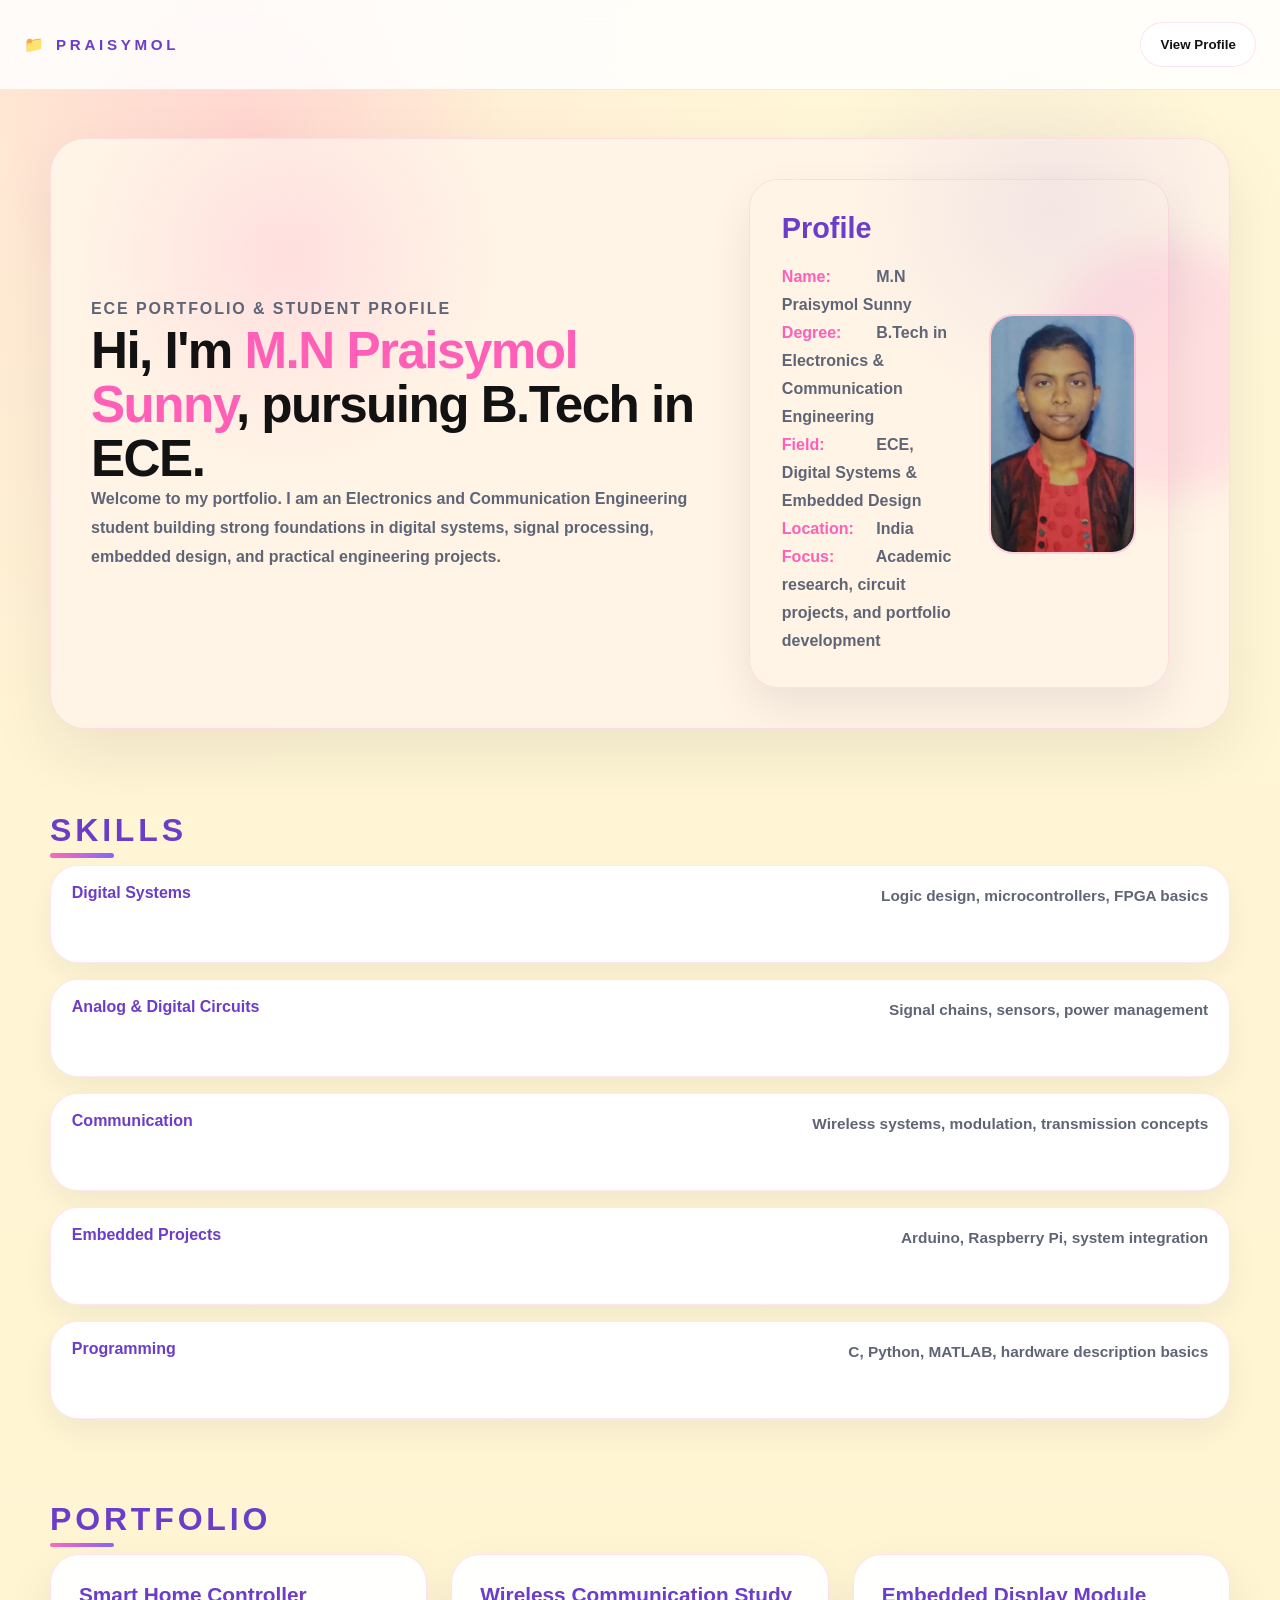
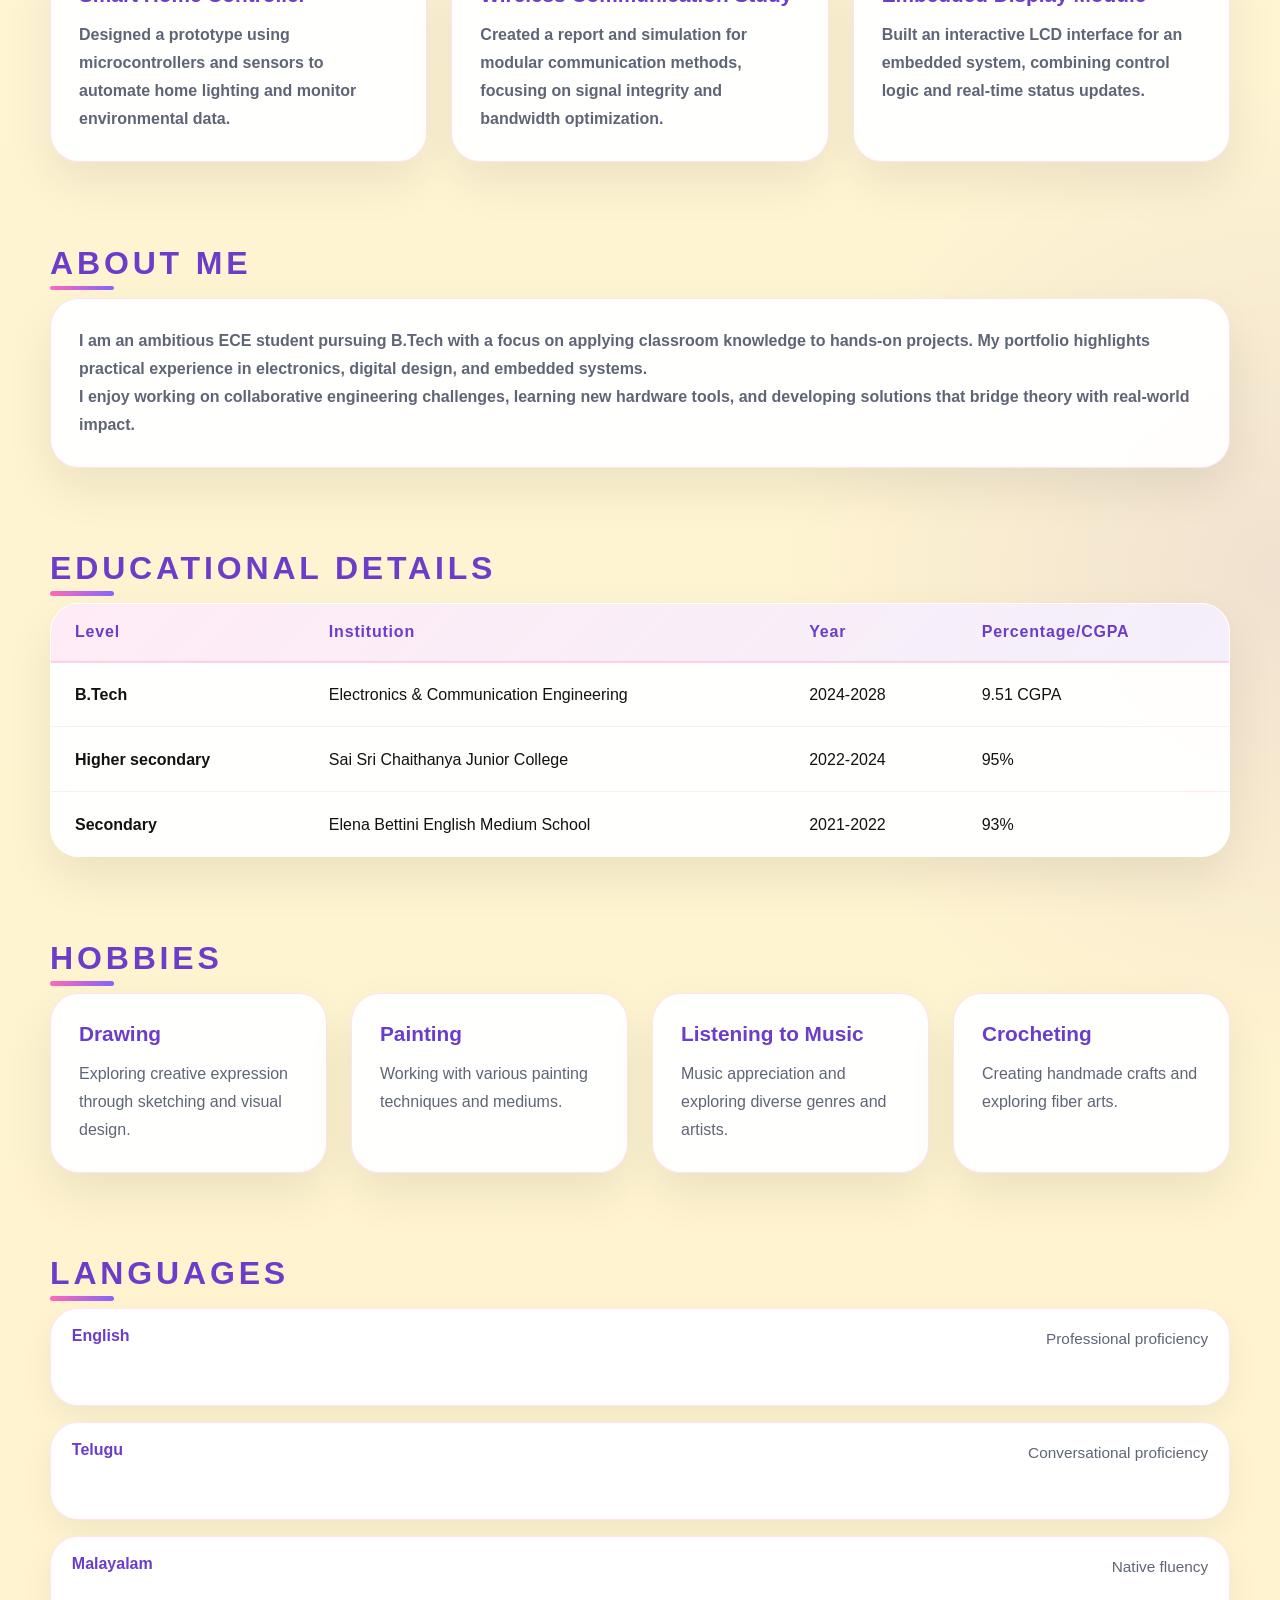
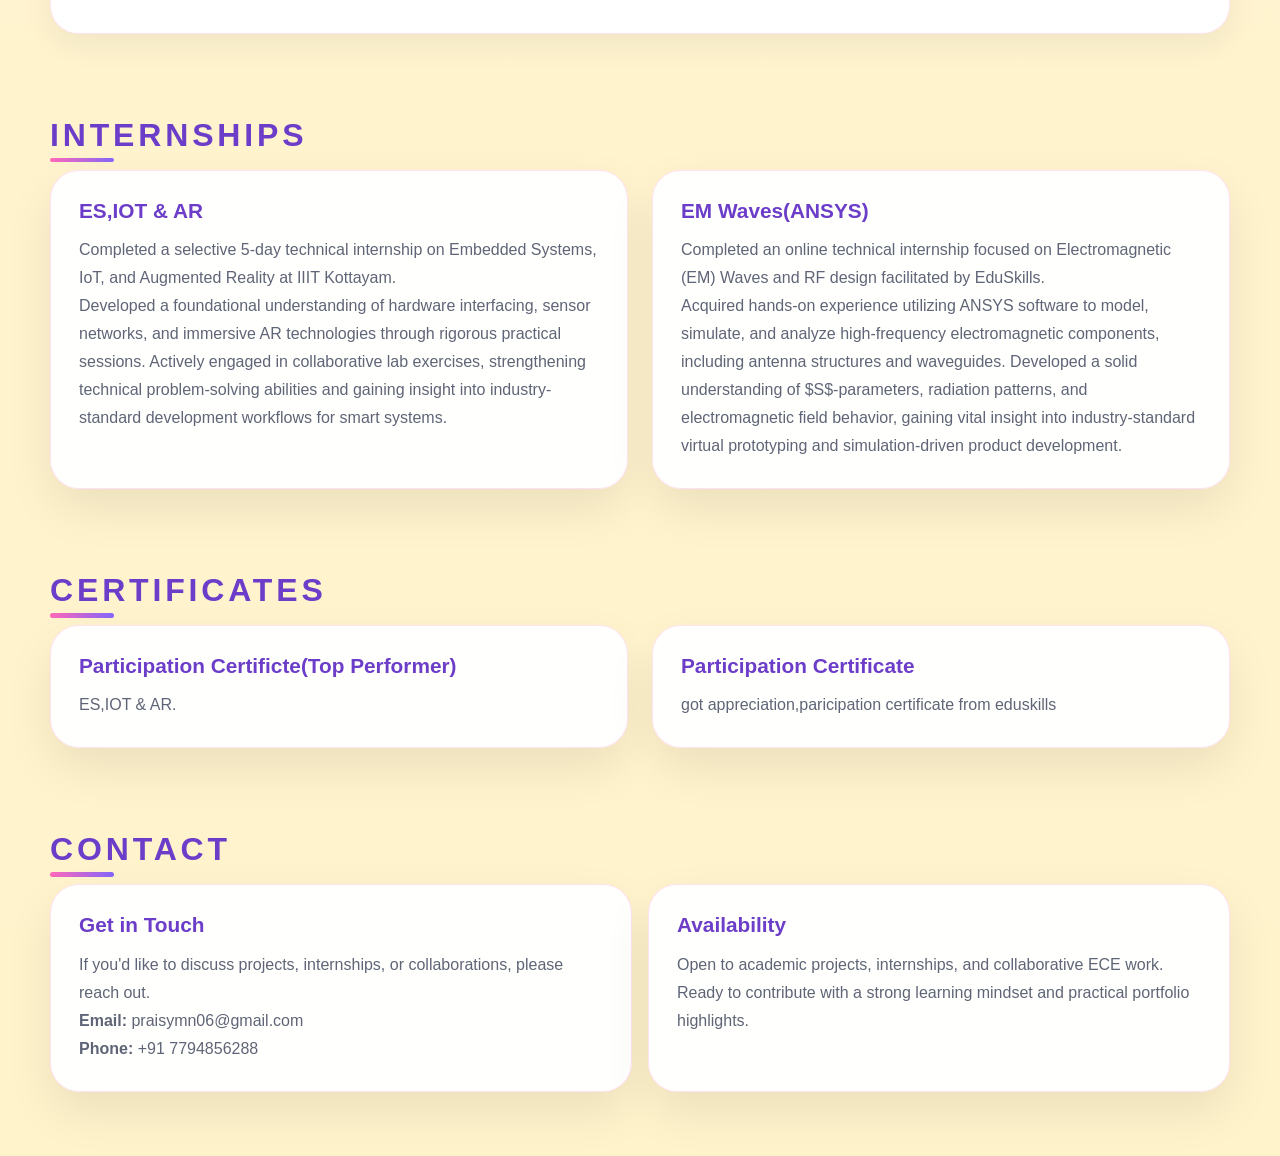
<file: index.html>
<!DOCTYPE html>
<html lang="en">
<head>
    <meta charset="UTF-8">
    <meta name="viewport" content="width=device-width, initial-scale=1.0">
    <title>M.N Praisymol Sunny | ECE </title>
    <style>
        :root {
            --bg: #fff7d8;
            --surface: #fff4e6;
            --text: #121212;
            --heading: #6c3dc8;
            --accent: #ff5fb7;
            --accent-soft: rgba(255, 95, 183, 0.14);
            --muted: #5f6576;
            --border: rgba(255, 95, 183, 0.18);
            --shadow: 0 24px 68px rgba(0, 0, 0, 0.08);
            --radius: 1.8rem;
        }

        * {
            box-sizing: border-box;
        }

        html {
            scroll-behavior: smooth;
        }

        body {
            margin: 0;
            min-height: 100vh;
            font-family: Inter, -apple-system, BlinkMacSystemFont, 'Segoe UI', sans-serif;
            background: radial-gradient(circle at top left, rgba(255, 95, 183, 0.12), transparent 18%),
                        radial-gradient(circle at right, rgba(108, 61, 200, 0.1), transparent 20%),
                        linear-gradient(180deg, var(--bg) 0%, #fff4d1 48%, #fff3cc 100%);
            color: var(--text);
        }

        body::before {
            content: '';
            position: fixed;
            inset: 0;
            background: radial-gradient(circle at 20% 15%, rgba(255, 95, 183, 0.14), transparent 20%),
                        radial-gradient(circle at 80% 25%, rgba(108, 61, 200, 0.08), transparent 18%);
            pointer-events: none;
            z-index: -1;
        }

        header {
            display: flex;
            justify-content: space-between;
            align-items: center;
            gap: 1rem;
            padding: 1.4rem 1.5rem;
            background: rgba(255, 255, 255, 0.85);
            backdrop-filter: blur(16px);
            position: sticky;
            top: 0;
            z-index: 10;
            border-bottom: 1px solid rgba(255, 95, 183, 0.18);
        }

        .brand {
            display: flex;
            align-items: center;
            gap: 0.75rem;
        }

        .brand strong {
            font-size: 0.95rem;
            letter-spacing: 0.24em;
            text-transform: uppercase;
            color: var(--heading);
        }

        .theme-button {
            border: 1px solid rgba(255, 95, 183, 0.18);
            background: rgba(255, 255, 255, 0.95);
            color: var(--text);
            padding: 0.85rem 1.2rem;
            border-radius: 999px;
            cursor: pointer;
            font-weight: 600;
            transition: transform 0.22s ease, box-shadow 0.22s ease, background 0.22s ease;
        }

        .theme-button:hover {
            transform: translateY(-1px);
            background: rgba(255, 255, 255, 1);
        }

        main {
            width: min(1180px, calc(100% - 2rem));
            margin: 0 auto;
            padding: 3rem 0 4rem;
        }

        .hero {
            display: grid;
            gap: 2rem;
            align-items: center;
            padding: 2.5rem;
            border-radius: 2.2rem;
            background: var(--surface);
            border: 1px solid rgba(255, 95, 183, 0.16);
            box-shadow: var(--shadow);
            position: relative;
            overflow: hidden;
        }

        .hero::before {
            content: '';
            position: absolute;
            inset: 0;
            background: radial-gradient(circle at 20% 20%, rgba(255, 95, 183, 0.14), transparent 20%),
                        radial-gradient(circle at 85% 12%, rgba(108, 61, 200, 0.08), transparent 18%);
            pointer-events: none;
        }

        .hero::after {
            content: '';
            position: absolute;
            right: -4rem;
            top: 18%;
            width: 250px;
            height: 250px;
            border-radius: 50%;
            background: rgba(255, 95, 183, 0.14);
            filter: blur(20px);
            pointer-events: none;
        }

        .hero-content,
        .profile-card,
        .card {
            position: relative;
            z-index: 1;
        }

        .hero-content {
            max-width: 700px;
        }

        .hero h1 {
            margin: 0;
            font-size: clamp(2.4rem, 4vw, 4.1rem);
            line-height: 1.05;
            letter-spacing: -0.03em;
        }

        .tagline {
            color: var(--heading);
            font-weight: 700;
            margin: 0 0 1rem;
            letter-spacing: 0.12em;
            text-transform: uppercase;
        }

        .hero p {
            margin: 0;
            color: var(--muted);
            max-width: 640px;
            line-height: 1.8;
            font-size: 1rem;
        }

        .buttons {
            display: flex;
            flex-wrap: wrap;
            gap: 1rem;
            margin-top: 1.75rem;
        }

        .button-primary,
        .button-secondary {
            border: none;
            border-radius: 999px;
            padding: 1rem 1.6rem;
            cursor: pointer;
            transition: transform 0.2s ease, background 0.2s ease, box-shadow 0.2s ease;
            text-decoration: none;
            display: inline-flex;
            align-items: center;
            justify-content: center;
            font-weight: 700;
        }

        .button-primary {
            background: linear-gradient(135deg, #ff6eb7, #7d5cff);
            color: #fff;
            box-shadow: 0 18px 34px rgba(255, 110, 183, 0.2);
        }

        .button-secondary {
            background: rgba(255, 95, 183, 0.12);
            border: 1px solid rgba(255, 95, 183, 0.18);
            color: var(--text);
        }

        .button-primary:hover,
        .button-secondary:hover {
            transform: translateY(-2px);
        }

        .profile-card {
            padding: 2rem;
            border-radius: var(--radius);
            border: 1px solid rgba(255, 95, 183, 0.16);
            display: grid;
            gap: 1.15rem;
            max-width: 420px;
            justify-self: center;
            box-shadow: 0 20px 45px rgba(0, 0, 0, 0.08);
            color: var(--text);
        }

        .profile-card h2 {
            margin: 0;
            font-size: 1.8rem;
            color: var(--heading);
        }

        .profile-card .meta {
            display: grid;
            gap: 0.85rem;
        }

        .profile-card strong {
            display: inline-block;
            min-width: 90px;
            color: var(--accent);
        }

        .profile-card p {
            margin: 0;
            line-height: 1.75;
            color: var(--muted);
        }

        .profile-card {
            display: grid;
            grid-template-columns: 1fr 0.8fr;
            gap: 1.5rem;
            align-items: center;
        }

        .profile-info {
            display: grid;
            gap: 1.15rem;
        }

        .profile-photo {
            width: 100%;
            height: 240px;
            object-fit: cover;
            border-radius: 1.5rem;
            border: 2px solid rgba(255, 95, 183, 0.25);
        }

        @media (max-width: 900px) {
            .profile-card {
                grid-template-columns: 1fr;
            }
        }

        .section {
            margin-top: 3.5rem;
        }

        .section h2 {
            margin-bottom: 1rem;
            font-size: 2rem;
            letter-spacing: 0.12em;
            text-transform: uppercase;
            color: var(--heading);
            position: relative;
            display: inline-block;
        }

        .section h2::after {
            content: '';
            position: absolute;
            left: 0;
            bottom: -0.55rem;
            width: 4rem;
            height: 0.28rem;
            border-radius: 999px;
            background: linear-gradient(90deg, rgba(255, 95, 183, 0.94), rgba(125, 92, 255, 0.94));
        }

        .grid {
            display: grid;
            gap: 1.5rem;
        }

        .card {
            border-radius: var(--radius);
            background: rgba(255, 255, 255, 0.96);
            border: 1px solid rgba(255, 95, 183, 0.18);
            padding: 1.75rem;
            transition: transform 0.25s ease, border-color 0.25s ease, box-shadow 0.25s ease;
            box-shadow: 0 20px 48px rgba(0, 0, 0, 0.08);
        }

        .card:hover {
            transform: translateY(-4px);
            border-color: rgba(255, 95, 183, 0.35);
        }

        .card h3 {
            margin-top: 0;
            margin-bottom: 0.85rem;
            font-size: 1.3rem;
            color: var(--heading);
        }

        .card p {
            margin: 0;
            line-height: 1.75;
            color: var(--muted);
        }

        .skills {
            display: grid;
            gap: 1rem;
        }

        .skill {
            display: flex;
            justify-content: space-between;
            align-items: flex-start;
            gap: 1rem;
            padding: 1.1rem 1.3rem;
            border-radius: 1.75rem;
            background: #ffffff;
            border: 1px solid rgba(255, 95, 183, 0.16);
            transition: transform 0.2s ease, background 0.2s ease, box-shadow 0.2s ease;
            min-height: 98px;
            box-shadow: 0 12px 30px rgba(18, 30, 55, 0.06);
        }

        .skill:hover {
            transform: translateY(-2px);
            background: rgba(255, 95, 183, 0.08);
        }

        .skill strong {
            font-weight: 700;
            color: var(--heading);
            font-size: 1rem;
        }

        .skill span {
            color: var(--muted);
            text-align: right;
            font-size: 0.96rem;
            line-height: 1.55;
        }

        .portfolio-grid {
            display: grid;
            gap: 1.5rem;
            grid-template-columns: repeat(auto-fit, minmax(260px, 1fr));
        }

        .contact-card {
            display: grid;
            gap: 1rem;
            grid-template-columns: 1fr;
        }

        .contact-card a {
            color: var(--accent);
            text-decoration: none;
        }

        .highlight {
            color: var(--accent);
        }

        .education-table {
            width: 100%;
            border-collapse: collapse;
            background: rgba(255, 255, 255, 0.96);
            border-radius: var(--radius);
            overflow: hidden;
            box-shadow: 0 20px 48px rgba(0, 0, 0, 0.08);
            border: 1px solid rgba(255, 95, 183, 0.18);
        }

        .education-table thead {
            background: linear-gradient(135deg, rgba(255, 95, 183, 0.12), rgba(108, 61, 200, 0.08));
            border-bottom: 2px solid rgba(255, 95, 183, 0.25);
        }

        .education-table th {
            padding: 1.2rem 1.5rem;
            text-align: left;
            font-weight: 700;
            color: var(--heading);
            font-size: 1rem;
            letter-spacing: 0.05em;
        }

        .education-table td {
            padding: 1.2rem 1.5rem;
            border-bottom: 1px solid rgba(255, 95, 183, 0.12);
            color: var(--text);
            line-height: 1.6;
        }

        .education-table tbody tr:hover {
            background: rgba(255, 95, 183, 0.05);
        }

        .education-table tbody tr:last-child td {
            border-bottom: none;
        }

        @media (max-width: 900px) {
            .education-table {
                font-size: 0.9rem;
            }

            .education-table th,
            .education-table td {
                padding: 0.8rem 1rem;
            }
        }
            .hero {
                grid-template-columns: 1.25fr 0.95fr;
            }

            .contact-card {
                grid-template-columns: repeat(2, minmax(0, 1fr));
            }
        

        @media (max-width: 900px) {
            header {
                flex-wrap: wrap;
                justify-content: center;
                text-align: center;
            }

            .hero {
                padding: 2rem;
            }

            .hero::after {
                display: none;
            }
        }

        @media (max-width: 640px) {
            body {
                font-size: 0.96rem;
            }

            .buttons {
                flex-direction: column;
            }

            .theme-button,
            .button-primary,
            .button-secondary {
                width: 100%;
            }

            .profile-card,
            .card {
                padding: 1.4rem;
            }

            .section h2 {
                font-size: 1.75rem;
            }

            .skill {
                flex-direction: column;
                align-items: stretch;
                text-align: left;
            }

            .skill span {
                text-align: left;
            }
        }
    </style>
</head>
<body>
    <header>
        <div class="brand">
            <span>📁</span>
            <strong>Praisymol</strong>
        </div>
        <button class="theme-button">View Profile</button>
    </header>

    <main>
        <section class="hero">
            <div class="hero-content">
                <p class="tagline">ECE Portfolio &amp; Student Profile</p>
                <h1>Hi, I'm <span class="highlight">M.N Praisymol Sunny</span>, pursuing <strong>B.Tech in ECE</strong>.</h1>
                <b><p>Welcome to my portfolio. I am an Electronics and Communication Engineering student building strong foundations in digital systems, signal processing, embedded design, and practical engineering projects.</p></b>
                
            </div>

            <aside class="profile-card">
                <div class="profile-info">
                    <h2 style="margin: 0;">Profile</h2>
                    <div class="meta"><b>
                        <p><strong>Name:</strong> M.N Praisymol Sunny</p>
                        <p><strong>Degree:</strong> B.Tech in Electronics &amp; Communication Engineering</p>
                        <p><strong>Field:</strong> ECE, Digital Systems &amp; Embedded Design</p>
                        <p><strong>Location:</strong> India</p>
                        <p><strong>Focus:</strong> Academic research, circuit projects, and portfolio development</p>
                        </b>
                    </div>
                </div>
                <img src="photo.jpeg.jpeg" alt="Profile Photo" class="profile-photo">
            </aside>
        </section>

        <section class="section" id="skills">
            <h2>Skills</h2>
            <div class="grid skills">
                <div class="skill">
                    <strong>Digital Systems</strong>
                   <b><span>Logic design, microcontrollers, FPGA basics</span></b>
                </div>
                <div class="skill">
                    <strong>Analog &amp; Digital Circuits</strong>
                   <b><span>Signal chains, sensors, power management</span></b>
                </div>
                <div class="skill">
                    <strong>Communication</strong>
                   <b><span>Wireless systems, modulation, transmission concepts</span></b>
                </div>
                <div class="skill">
                    <strong>Embedded Projects</strong>
                   <b><span>Arduino, Raspberry Pi, system integration</span></b>
                </div>
                <div class="skill">
                    <strong>Programming</strong>
                   <b><span>C, Python, MATLAB, hardware description basics</span></b>
                </div>
            </div>
        </section>

        <section class="section" id="portfolio">
            <h2>Portfolio</h2>
            <div class="portfolio-grid">
                <article class="card project">
                    <h3 class="project-title">Smart Home Controller</h3>
                   <b> <p>Designed a prototype using microcontrollers and sensors to automate home lighting and monitor environmental data.</p></b>
                </article>
                <article class="card project">
                    <h3 class="project-title">Wireless Communication Study</h3>
                   <b> <p>Created a report and simulation for modular communication methods, focusing on signal integrity and bandwidth optimization.</p></b>
                </article>
                <article class="card project">
                    <h3 class="project-title">Embedded Display Module</h3>
                   <b> <p>Built an interactive LCD interface for an embedded system, combining control logic and real-time status updates.</p></b>
                </article>
            </div>
        </section>

        <section class="section" id="about">
            <h2>About Me</h2>
            <div class="card">
               <b> <p>I am an ambitious ECE student pursuing B.Tech with a focus on applying classroom knowledge to hands-on projects. My portfolio highlights practical experience in electronics, digital design, and embedded systems.</p>
                <p>I enjoy working on collaborative engineering challenges, learning new hardware tools, and developing solutions that bridge theory with real-world impact.</p></b>
            </div>
        </section>

        <section class="section" id="education">
            <h2>Educational Details</h2>
            <table class="education-table">
                <thead>
                    <tr>
                        <th>Level</th>
                        <th>Institution</th>
                        <th>Year</th>
                        <th>Percentage/CGPA</th>
                    </tr>
                </thead>
                <tbody>
                    <tr>
                        <td><strong>B.Tech</strong></td>
                        <td>Electronics &amp; Communication Engineering</td>
                        <td>2024-2028</td>
                        <td>9.51 CGPA</td>
                    </tr>
                    <tr>
                        <td><strong>Higher secondary</strong></td>
                        <td>Sai Sri Chaithanya Junior College</td>
                        <td>2022-2024</td>
                        <td>95%</td>
                    </tr>
                    <tr>
                        <td><strong>Secondary</strong></td>
                        <td>Elena Bettini English Medium School</td>
                        <td>2021-2022</td>
                        <td>93%</td>
                    </tr>
                </tbody>
            </table>
        </section>

        <section class="section" id="hobbies">
            <h2>Hobbies</h2>
            <div class="portfolio-grid">
                <article class="card">
                    <h3>Drawing</h3>
                    <p>Exploring creative expression through sketching and visual design.</p>
                </article>
                <article class="card">
                    <h3>Painting</h3>
                    <p>Working with various painting techniques and mediums.</p>
                </article>
                <article class="card">
                    <h3>Listening to Music</h3>
                    <p>Music appreciation and exploring diverse genres and artists.</p>
                </article>
                <article class="card">
                    <h3>Crocheting</h3>
                    <p>Creating handmade crafts and exploring fiber arts.</p>
                </article>
            </div>
        </section>

        <section class="section" id="languages">
            <h2>Languages</h2>
            <div class="grid skills">
                <div class="skill">
                    <strong>English</strong>
                    <span>Professional proficiency</span>
                </div>
                <div class="skill">
                    <strong>Telugu</strong>
                    <span>Conversational proficiency</span>
                </div>
                <div class="skill">
                    <strong>Malayalam</strong>
                    <span>Native fluency</span>
                </div>
            </div>
        </section>

        <section class="section" id="internships">
            <h2>Internships</h2>
            <div class="portfolio-grid">
                <article class="card">
                    <h3>ES,IOT & AR</h3>
                    <p>Completed a selective 5-day technical internship on Embedded Systems, IoT, and Augmented Reality at IIIT Kottayam. <br> Developed a foundational understanding of hardware interfacing, sensor networks, and immersive AR technologies through rigorous practical sessions. Actively engaged in collaborative lab exercises, strengthening technical problem-solving abilities and gaining insight into industry-standard development workflows for smart systems.</p>
                </article>
                <article class="card">
                    <h3>EM Waves(ANSYS)</h3>
                    <p>Completed an online technical internship focused on Electromagnetic (EM) Waves and RF design facilitated by EduSkills. <br> Acquired hands-on experience utilizing ANSYS software to model, simulate, and analyze high-frequency electromagnetic components, including antenna structures and waveguides. Developed a solid understanding of $S$-parameters, radiation patterns, and electromagnetic field behavior, gaining vital insight into industry-standard virtual prototyping and simulation-driven product development.</p>
                </article>
            </div>
        </section>

        <section class="section" id="certificates">
            <h2>Certificates</h2>
            <div class="portfolio-grid">
                <article class="card">
                    <h3>Participation Certificte(Top Performer)</h3>
                    <p>ES,IOT & AR.</p>
                </article>
                <article class="card">
                    <h3> Participation Certificate </h3>
                    <p>got appreciation,paricipation certificate from eduskills</p>
                </article>
            </div>
        </section>

        <section class="section" id="contact">
            <h2>Contact</h2>
            <div class="contact-card">
                <div class="card">
                    <h3>Get in Touch</h3>
                    <p>If you'd like to discuss projects, internships, or collaborations, please reach out.</p>
                    <p><strong>Email:</strong> praisymn06@gmail.com</p>
                    <p><strong>Phone:</strong> +91 7794856288</p>
                </div>
                <div class="card">
                    <h3>Availability</h3>
                    <p>Open to academic projects, internships, and collaborative ECE work. Ready to contribute with a strong learning mindset and practical portfolio highlights.</p>
                </div>
            </div>
        </section>
    </main>
</body>
</html>
</file>
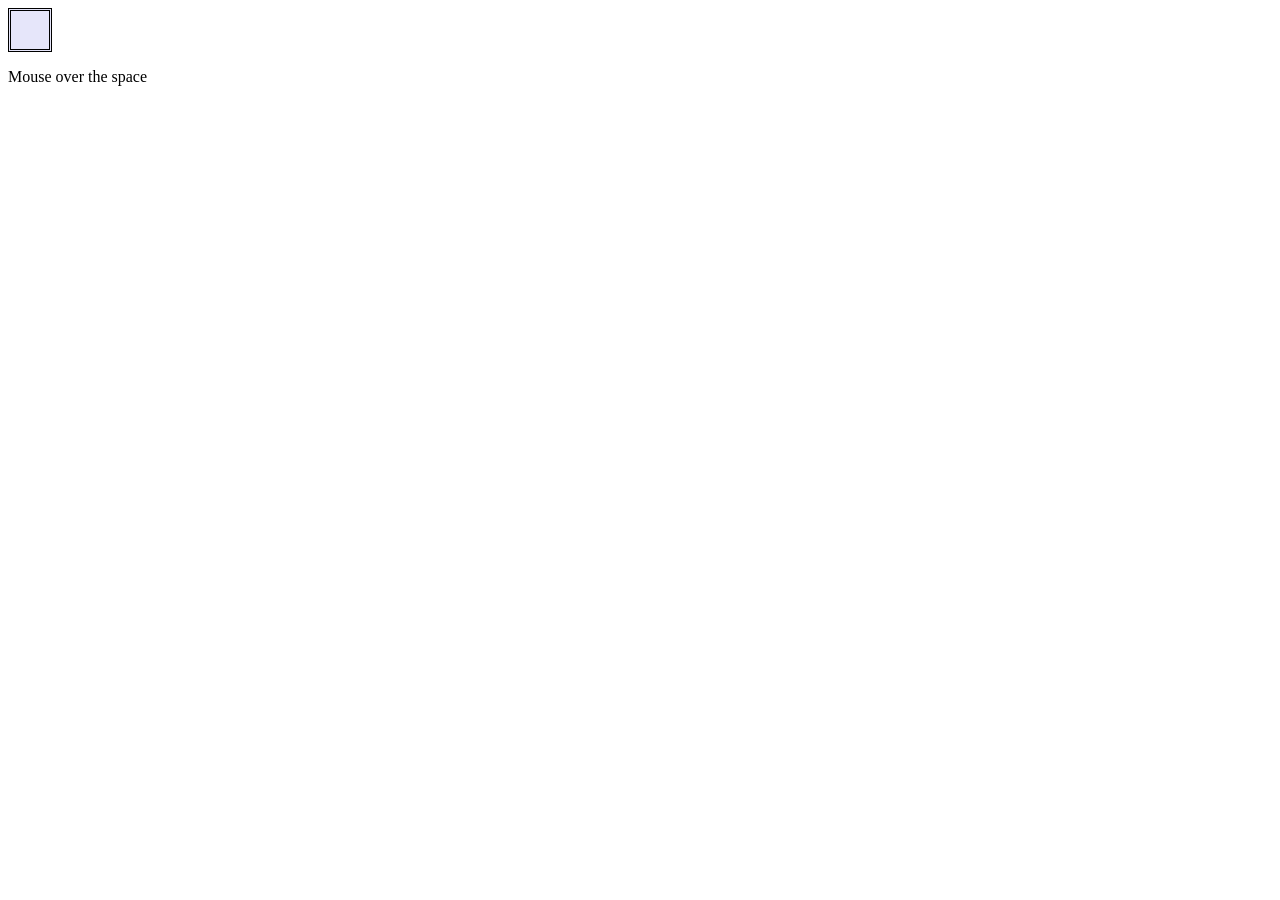
<file: HTML-CSS/arrow.html>
<!DOCTYPE html>
<html lang="en">
<head>
    <meta charset="UTF-8">
    <meta name="viewport" content="width=device-width, initial-scale=1.0">
    <title>Document</title>
    <style>
        #chocolate
        {
            width: 1cm;
            height: 1cm;
            position: relative;
            background-color: lavender;
            border-style: double;

        }
    </style>
</head>
<body>
    <div id="chocolate">
       
    </div>
    <p> Mouse over the space </p>
    <script>
        const box=document.getElementById("chocolate");
        let x=100;
        let y=100;
        const step =10;
        document.addEventListener("keydown",function (keys) {
            if (keys.code=="ArrowDown") {
                y+=step;
            }
            box.style.left=x+"px";
            box.style.top=y+"px";
        });
        const candy = document.getElementById("chocolate");
        candy.addEventListener("mouseover",function ()
    {
        candy.style.backgroundColor="chocolate";
        candy.innerText="Dark Chocolate";
    });
    candy.addEventListener("mouseout",function ()
    {
        candy.style.backgroundColor="lavender";
        candy.innerText="Kitkat";
    }
    );
    </script>
</body>
</html>
</file>
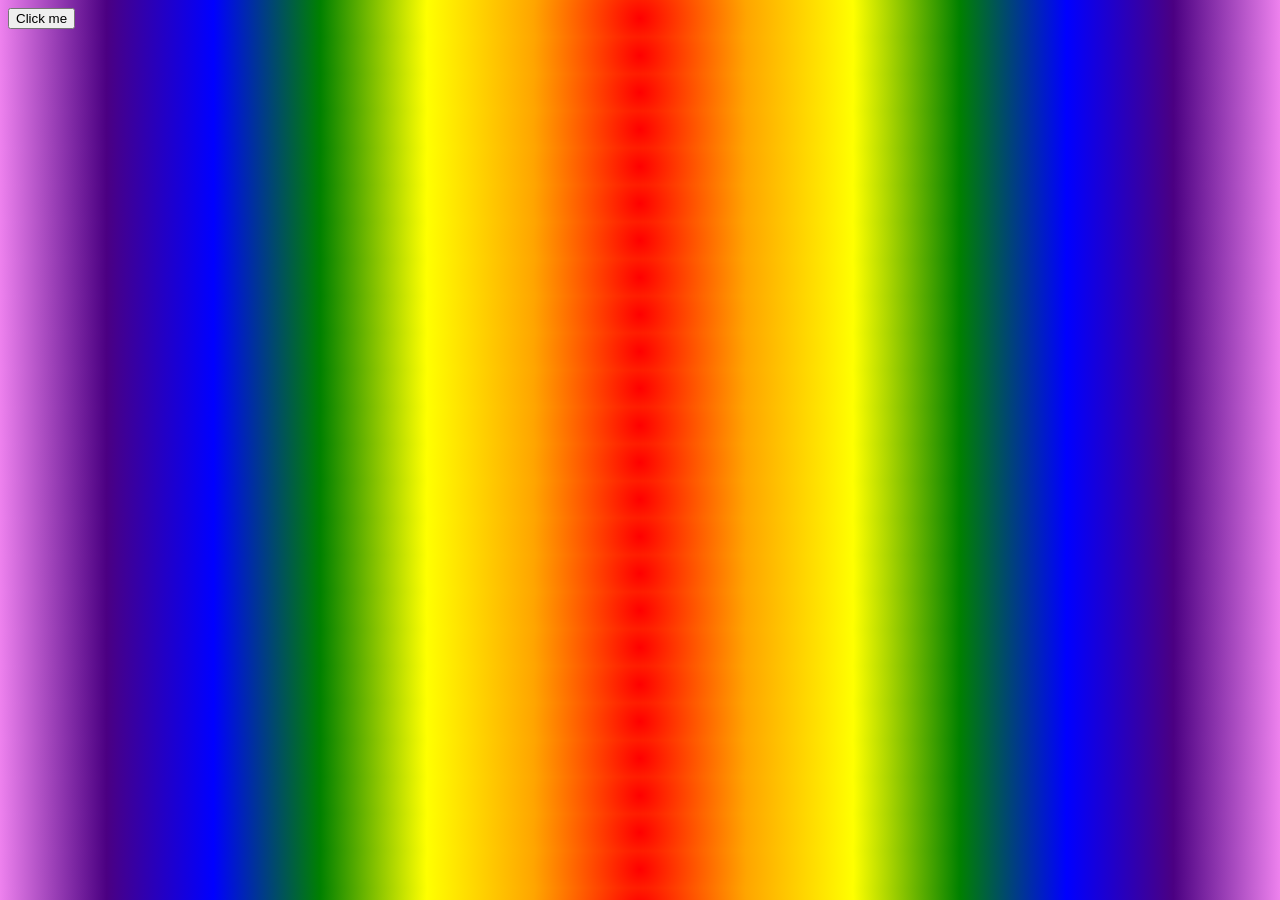
<file: HTML-CSS/blank.html>
<!DOCTYPE html>
<html lang="en">
<head>
    <meta charset="UTF-8">
    <meta name="viewport" content="width=device-width, initial-scale=1.0">
    <title>Document</title>
    <link rel="stylesheet" href="gradient.css">
</head>
<body>
   <b><button>Click me</button></b>
</body>
</html>
</file>
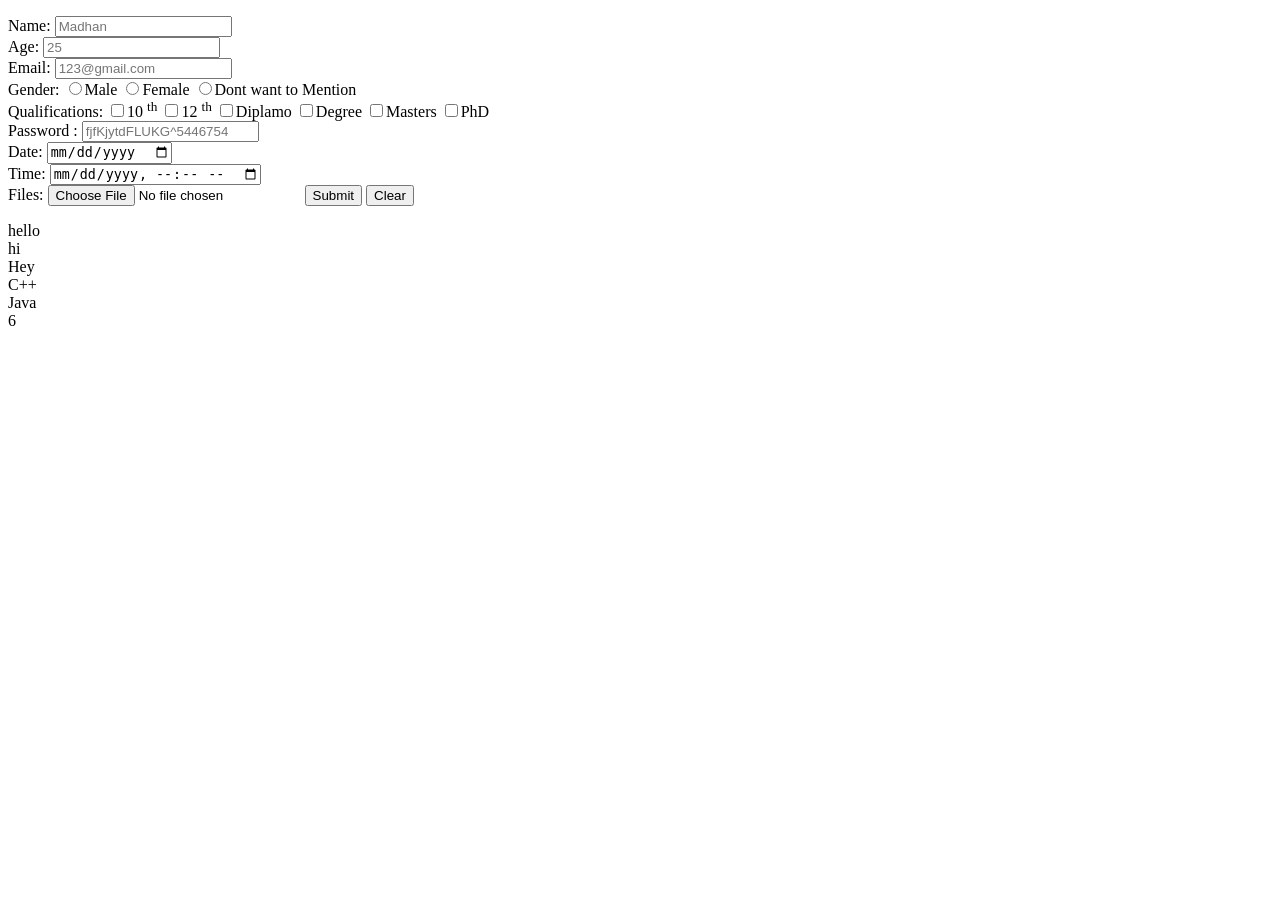
<file: HTML-CSS/form.html>
<!DOCTYPE html>
<html lang="en">
<head>
    <meta charset="UTF-8">
    <meta name="viewport" content="width=device-width, initial-scale=1.0">
    <title>Forms</title>
</head>
<body>
    <form>
        <p>
            Name: <input type="text" placeholder="Madhan"><br>
            Age: <input type="number" placeholder="25"><br>
            Email: <input type="mail" placeholder="123@gmail.com"><br>
            Gender: <input type="radio" name="gender" id="1">Male
            <input type="radio" name="gender" id="2">Female
            <input type="radio" name="gender" id="3">Dont want to Mention <br>
            Qualifications: <input type="checkbox" name="qualification" id="1">10 <sup>th</sup> 
            <input type="checkbox" name="qualification" id="2">12 <sup>th</sup>
            <input type="checkbox" name="qualification" id="6">Diplamo
            <input type="checkbox" name="qualification" id="3">Degree
            <input type="checkbox" name="qualification" id="4">Masters
            <input type="checkbox" name="qualification" id="5">PhD <br>
            Password : <input type="password" placeholder="fjfKjytdFLUKG^5446754"><br>
            Date: <input type="date"><br>
            Time: <input type="datetime-local">
            <br>
            Files: <input type="file">
            <button type="submit">Submit</button> <button type="reset">Clear</button>
        </p>
    </form>
    <header>hello</header>
    <div id="1">hi</div>
    <div id="2">Hey</div>
    <div class="CSE">C++</div>
    <label for="Name">Java</label>
    <footer>6</footer>
</body>
</html>
</file>
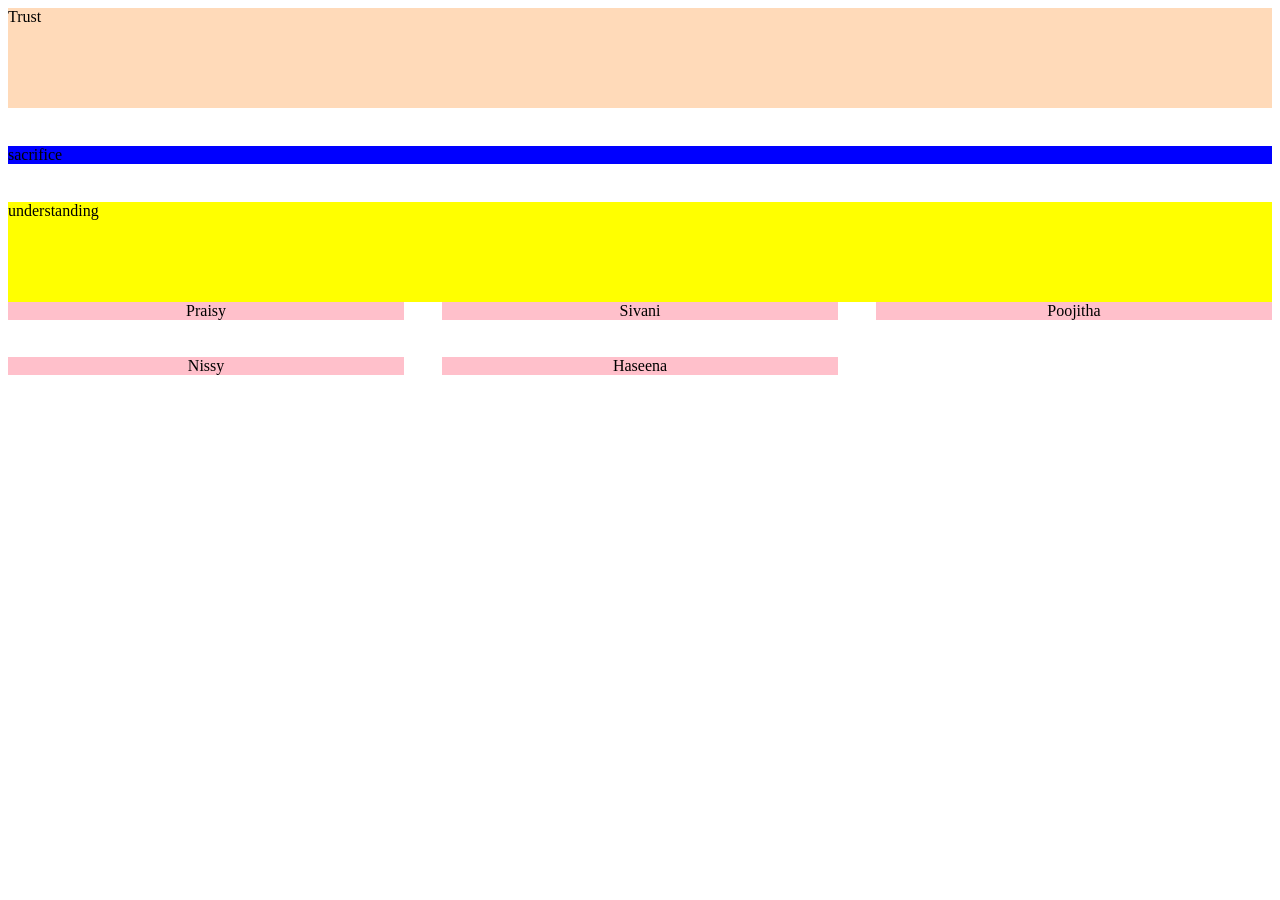
<file: HTML-CSS/grid.html>
<!DOCTYPE html>
<html lang="en">
<head>
    <meta charset="UTF-8">
    <meta name="viewport" content="width=device-width, initial-scale=1.0">
    <title>document</title>
    <link rel="stylesheet" href="grid.css">
</head>
<body>
  <div class="friends">
    <header> Trust </header>
    <main> sacrifice</main>
    <footer>understanding</footer>
  </div>
  <div class="grid">
    <div class="d1">Praisy</div>
    <div class="d1">Sivani</div> 
    <div class="d1">Poojitha</div> 
    <div class="d1">Nissy</div>
    <div class="d1">Haseena</div>   
</div>
    
</body>
</html>
</file>
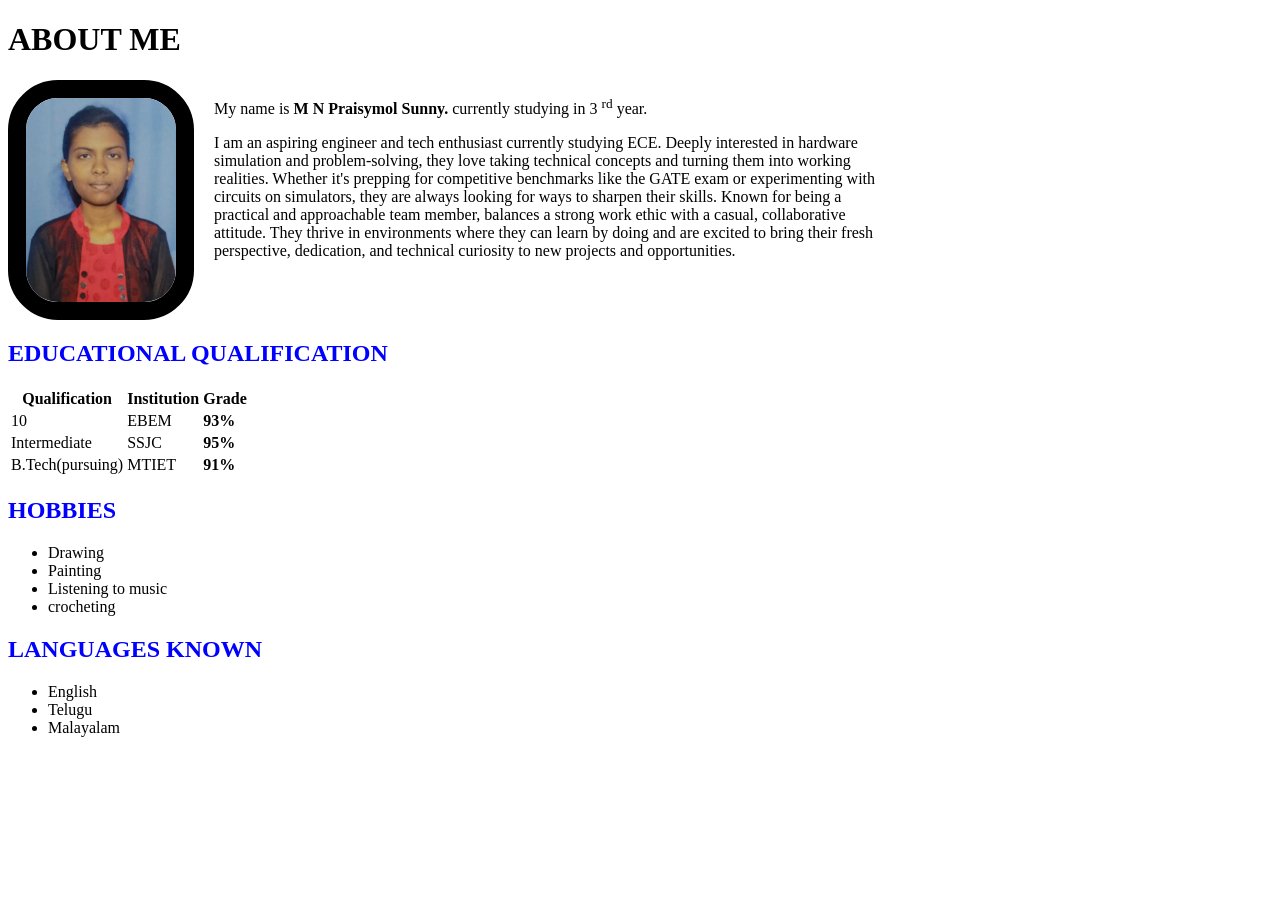
<file: HTML-CSS/mywebpage.html>
<!DOCTYPE html>
<html lang='en'>
<head>
    <meta charset='utf-8'>
    <meta name='viewport' content='width=device-width, initial-scale=1'>
    <title>web</title>
    <link rel='stylesheet' href='webpage.css'>
</head>
<body>
    <h1><b> ABOUT ME </b> </h1>
    <div class="about">
        <img src="Files/photo.jpeg.jpeg" alt="photo">
        <div class="about-text">
            <p> My name is <b>M N Praisymol Sunny.</b> currently studying in  3 <sup>rd</sup> year.</p>
            <p>I am an aspiring engineer and tech enthusiast currently studying ECE. Deeply interested in hardware simulation and problem-solving, they love taking technical concepts and turning them into working realities. Whether it's prepping for competitive benchmarks like the GATE exam or experimenting with circuits on simulators, they are always looking for ways to sharpen their skills.

Known for being a practical and approachable team member,  balances a strong work ethic with a casual, collaborative attitude. They thrive in environments where they can learn by doing and are excited to bring their fresh perspective, dedication, and technical curiosity to new projects and opportunities.
</p>
        </div>
    </div>

    <p><h2> EDUCATIONAL QUALIFICATION </h2></p>


<table>
            <tr>
                
                <th> Qualification </th>
                <th>Institution</th>
                <th>Grade</th>
                </tr>
            
         
            <tr>
                
                <td>10</td>
                <td>EBEM</td>
                <td><b>93%</b></td>
                
            </tr>
            <tr>
                
                <td>Intermediate</td>
                <td>SSJC</td>
                <td><b>95%</b></td>
                
            </tr>
            <tr>
                
                <td>B.Tech(pursuing)</td>
                <td>MTIET</td>
                <td><b>91%</b></td>
                
            </tr>
           
            </tr>
</table>

    <p><h2> HOBBIES </h2></p>
    <ul>
        <li>Drawing</li>
        <li>Painting</li>
        <li>Listening to music</li>
        <li>crocheting</li>
    </ul>

    <p><h2> LANGUAGES KNOWN </h2></p>
    <ul>
        <li>English</li>
        <li>Telugu</li>
        <li>Malayalam</li>
    </ul>

        
</body>
</html>
</file>
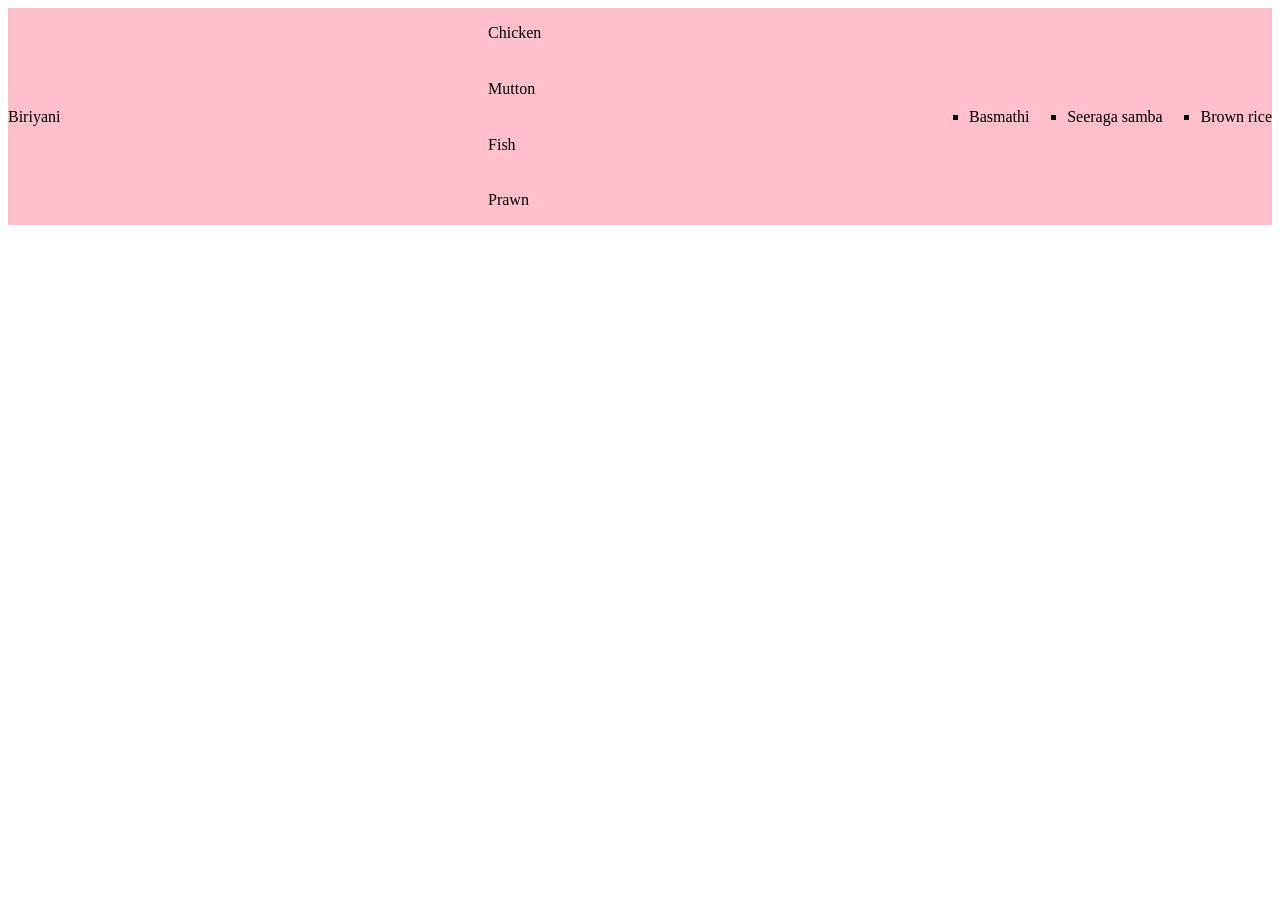
<file: HTML-CSS/Navigation_bar.html>
<!DOCTYPE html>
<html lang="en">
<head>
    <meta charset="UTF-8">
    <meta name="viewport" content="width=device-width, initial-scale=1.0">
    <title>Document</title>
    <link rel="stylesheet" href="flex.css">
</head>
<body>
    <nav>
        <div class="Chicken">
            Biriyani
        </div>
        <ul class="meet">
            <li> Chicken</li>
            <li> Mutton</li>
            <li> Fish</li>
            <li> Prawn</li>
        </ul>
        <ul> 
            <li> Basmathi</li>
            <li> Seeraga samba</li>
            <li> Brown rice</li>
        </ul>

    </nav>

</body>
</html>
</file>
<file: HTML-CSS/gradient.css>
body{
    display: flex;
    flex-wrap: wrap;
    align-items: center;
    width: 10%;
    height: 10%;
    background: radial-gradient(circle, red, orange, yellow, green, blue, indigo, violet);
}
</file>
<file: HTML-CSS/grid.css>
.friends{
    display: grid;
    grid-template-columns:200px 1fr;
    grid-template-rows: 100px 1fr 100px;
    gap: 1cm;
}
header{
    grid-column:1/3;
    background-color: peachpuff;


}
footer{
    grid-column:1/3;
    background: yellow;

}
main{
    grid-column:1/3;
    background: blue;

}
.grid{
    display: grid;
    grid-template-columns: repeat(3, 1fr);
    gap:1cm;
}
.d1{
    background-color: pink;
    text-align: center;
    
}
</file>
<file: HTML-CSS/webpage.css>
img{
  border-style: solid;
  border-width: 0.5cm;
  border-color: black;  
  border-radius:  50px;
  position:fixed;
  float: left;
  margin-right:20px ;
  width: 150px;
  height: 150px;

}




img{
    transition: transform 10s linear 3s;
}
img :hover{
    transform: translate (18cm,15cm);
}

h2{color:blue;}

/* Layout for About section: image left, text right */
.about{
  display:flex;
  align-items:flex-start;
  gap:20px;
  margin:16px 0;
}
.about img{
  position:static;
  float:none;
  margin:0;
  width:150px;
  height:auto;
  border-style: solid;
  border-width: 0.5cm;
  border-color: black;  
  border-radius: 50px;
}
.about-text{max-width:680px}

/* Fix hover selector */
img:hover{
  transform: none;
}
</file>
<file: HTML-CSS/flex.css>
nav{
    display: flex;
    justify-content: space-between;
    align-items: center;
    background-color: pink;
    color: black;
}
.meet
{
    flex-direction: column;
    list-style: none;
}
ul{
    display: flex;
    gap:1cm;
    list-style: square;

}
</file>
